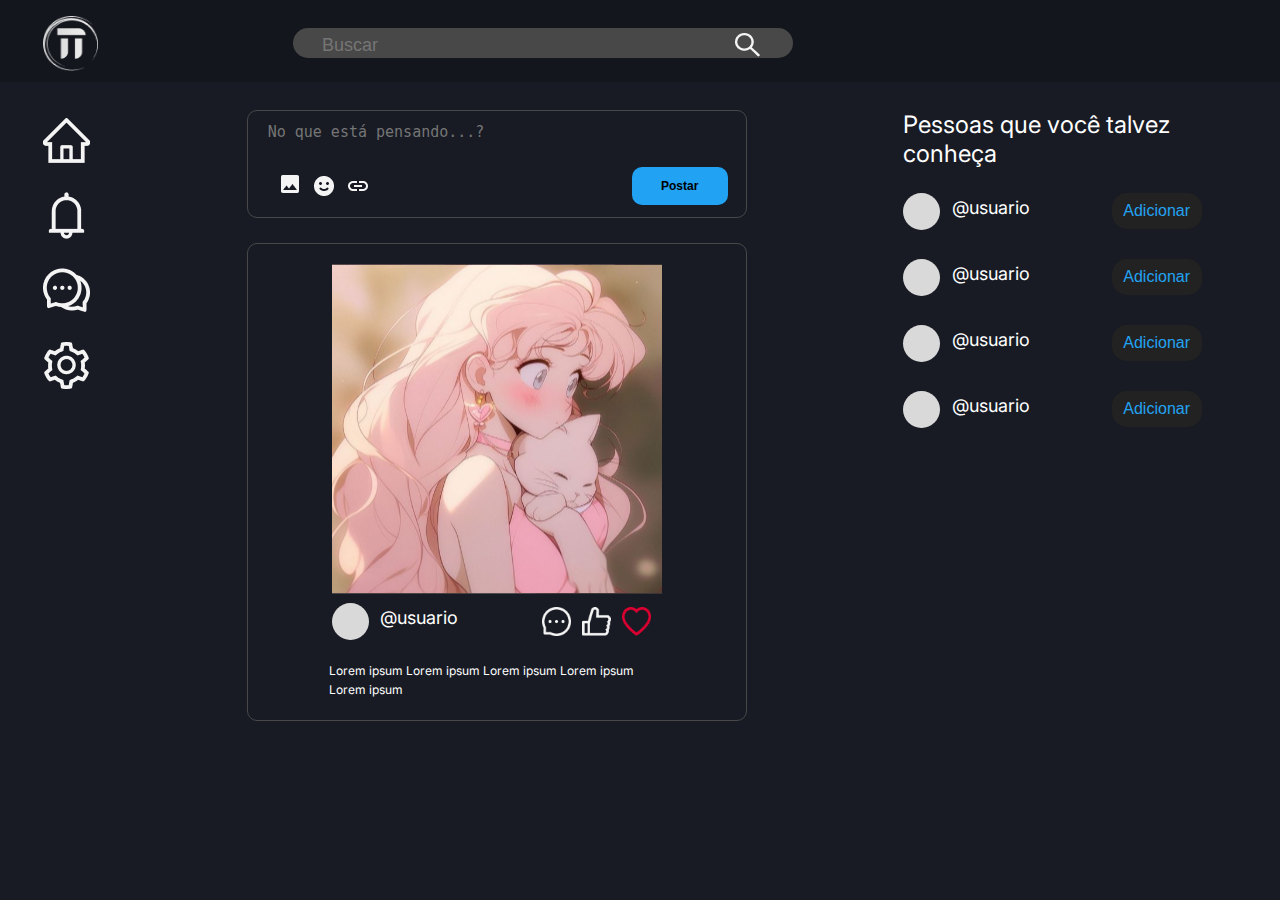
<file: pages/index.html>
<!DOCTYPE html>
<html lang="pt">
<head>
    <meta charset="UTF-8">
    <meta name="viewport" content="width=device-width, initial-scale=1.0">
    <title>TTwitter | Home</title>
    <link rel="stylesheet" href="../assets/css/padrao.css">
    <link rel="stylesheet" href="../assets/css/style.css">
</head>
<body>
    <header id="cabecalho">
        <span id="cabecalho-span"><img src="../assets/img/logo_pequeno.png" alt="Logotipo TTwitter" id="cabecalho-logo"></span>
        <div id="barra-pesquisa">
            <input type="text" placeholder="Buscar" id="barra-pesquisa-input">
            <button id="barra-pesquisa-botao"><img src="../assets/img/pesquisa.png" alt="Imagem da lupa de pesquisa"></button>
        </div>
    </header>
    <main id="conteudo-principal">
        <nav id="menu-lateral">
            <a href="./index.html" class="menu-lateral-link"><img src="../assets/img/home.png" alt="Home" class="menu-lateral-img"></a>
            <a href="#" class="menu-lateral-link"><img src="../assets/img/notificacao.png" alt="Notificações" class="menu-lateral-img"></a>
            <a href="#" class="menu-lateral-link"><img src="../assets/img/comentario2.png" alt="Comentários" class="menu-lateral-img"></a>
            <a href="#" class="menu-lateral-link"><img src="../assets/img/configuracao.png" alt="Configuração" class="menu-lateral-img"></a>
        </nav>
        <section id="container-postagem">
            <div id="escrever-post">
                <div id="escrever-post-textarea">
                    <textarea name="post-usuario" id="textarea-post-usuario" placeholder="No que está pensando...?"></textarea>
                </div>
                <div id="escrever-post-imgs-botao">
                    <div id="escrever-post-imgs">
                        <div>
                            <label for="arquivo" id="escrever-post-label"><img src="../assets/img/foto.png" alt=""></label>
                            <input type="file" name="arquivo" id="arquivo" accept="image/gif, image/png, image/jpg, image/jpeg">
                        </div>
                        <img src="../assets/img/emoji.png" alt="">
                        <img src="../assets/img/link.png" alt="">
                    </div>
                    <input type="submit" value="Postar" id="botao-postar">
                </div>
            </div>
            <div id="posts">
                <img src="../assets/img/pessoa.svg" alt="" id="posts-img-usuario">
                <div id="posts-container-informacoes">
                    <div id="posts-informacoes-usuario">
                        <div class="menu-pessoas-img-perfil"></div>
                        <a href="#" class="menu-pessoas-usuario">@usuario</a>
                    </div>
                    <div id="posts-informacoes-post">
                        <img src="../assets/img/comentario1.png" alt="" class="posts-informacoes-post-img">
                        <img src="../assets/img/joinha.png" alt="" class="posts-informacoes-post-img">
                        <img src="../assets/img/coracao.png" alt="" class="posts-informacoes-post-img">
                    </div>
                </div>
                <div id="div-comentario-posts">
                    <p id="comentario-posts">Lorem ipsum Lorem ipsum Lorem ipsum Lorem ipsum Lorem ipsum</p>
                </div>
            </div>
        </section>
        <div id="menu-pessoas">
            <p id="menu-pessoas-titulo">Pessoas que você talvez conheça</p>
            <div class="menu-pessoas-items">
                <div class="menu-pessoas-img-perfil"></div>
                <a href="#" class="menu-pessoas-usuario">@usuario</a>
                <button class="menu-pessoas-botao-adicionar">Adicionar</button>
            </div>
            <div class="menu-pessoas-items">
                <div class="menu-pessoas-img-perfil"></div>
                <a href="#" class="menu-pessoas-usuario">@usuario</a>
                <button class="menu-pessoas-botao-adicionar">Adicionar</button>
            </div>
            <div class="menu-pessoas-items">
                <div class="menu-pessoas-img-perfil"></div>
                <a href="#" class="menu-pessoas-usuario">@usuario</a>
                <button class="menu-pessoas-botao-adicionar">Adicionar</button>
            </div>
            <div class="menu-pessoas-items">
                <div class="menu-pessoas-img-perfil"></div>
                <a href="#" class="menu-pessoas-usuario">@usuario</a>
                <button class="menu-pessoas-botao-adicionar">Adicionar</button>
            </div>
        </div>
    </main>
</body>
<script src="../assets/js/script.js"></script>
</html>
</file>
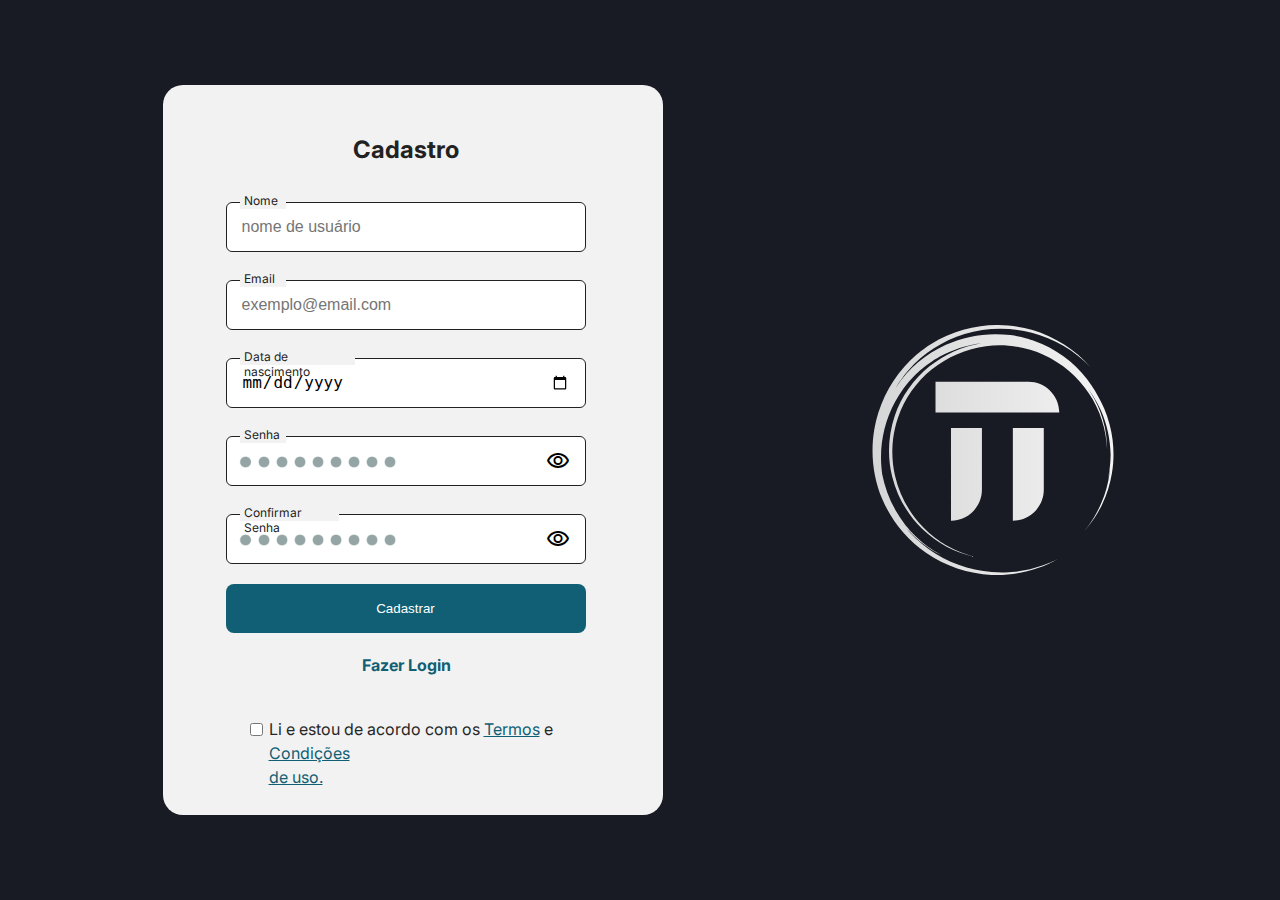
<file: pages/cadastro.html>
<!DOCTYPE html>
<html lang="pt">
<head>
    <meta charset="UTF-8">
    <meta name="viewport" content="width=device-width, initial-scale=1.0">
    <title>TTwitter | Cadastro</title>
    <link rel="stylesheet" href="../assets/css/padrao.css">
    <link rel="stylesheet" href="../assets/css/cadastro.css">
    <link rel="stylesheet" href="https://fonts.googleapis.com/css2?family=Material+Symbols+Outlined:opsz,wght,FILL,GRAD@20..48,100..700,0..1,-50..200" />
</head>
<body>
    <main>
        <section id="login">
            <div id="formulario">
                <h1 id="formulario-titulo">Cadastro</h1>
                <form action="" autocomplete="on">
                    <div class="formulario-campo">
                        <label for="usuario-nome" class="label-input">Nome</label>
                        <input type="text" name="nome" id="usuario-nome" class="campo-input" placeholder="nome de usuário" autocomplete="name" required>
                    </div>
                    <div class="formulario-campo">
                        <label for="usuario-email" class="label-input">Email</label>
                        <input type="email" name="email" id="usuario-email" class="campo-input" placeholder="exemplo@email.com" autocomplete="email" required>
                    </div>
                    <div class="formulario-campo">
                        <label for="usuario-data-nascimento" class=" label-input-nascimento">Data de nascimento</label>
                        <input type="date" name="data-nascimento" id="usuario-data-nascimento" class="campo-input" placeholder="XX/XX/XXXX" required>
                    </div>
                    <div class="formulario-campo">
                        <label for="senha" class="label-input">Senha</label>
                            <input type="password" name="senha" id="senha" class="campo-input" placeholder="" autocomplete="current-password" required> 
                            <span class="material-symbols-outlined">visibility</span>
                         <div id="container-circle">
                             <img src="../assets/img/circle.png" alt="circled" class="icon-senha1"/>
                             <img src="../assets/img/circle.png" alt="circled" class="icon-senha2"/>
                             <img src="../assets/img/circle.png" alt="circled" class="icon-senha3"/>
                             <img src="../assets/img/circle.png" alt="circled" class="icon-senha4"/>
                             <img src="../assets/img/circle.png" alt="circled" class="icon-senha5"/>
                             <img src="../assets/img/circle.png" alt="circled" class="icon-senha6"/>
                             <img src="../assets/img/circle.png" alt="circled" class="icon-senha7"/>
                             <img src="../assets/img/circle.png" alt="circled" class="icon-senha8"/>
                             <img src="../assets/img/circle.png" alt="circled" class="icon-senha9"/>
                         </div>
                    </div>
                    <div class="formulario-campo">
                        <label for="confirmar-senha" class="label-input-confirmar"> Confirmar Senha</label>
                            <input type="password" name="confirmar-senha" id="confirmar-senha" class="campo-input" placeholder="" autocomplete="current-password" required> 
                            <span class="material-symbols-outlined">visibility</span>
                         <div id="container-circle">
                             <img src="../assets/img/circle.png" alt="circled" class="icon-senha1"/>
                             <img src="../assets/img/circle.png" alt="circled" class="icon-senha2"/>
                             <img src="../assets/img/circle.png" alt="circled" class="icon-senha3"/>
                             <img src="../assets/img/circle.png" alt="circled" class="icon-senha4"/>
                             <img src="../assets/img/circle.png" alt="circled" class="icon-senha5"/>
                             <img src="../assets/img/circle.png" alt="circled" class="icon-senha6"/>
                             <img src="../assets/img/circle.png" alt="circled" class="icon-senha7"/>
                             <img src="../assets/img/circle.png" alt="circled" class="icon-senha8"/>
                             <img src="../assets/img/circle.png" alt="circled" class="icon-senha9"/>
                         </div>
                    </div>
                    <div>
                        <a href="../pages/index.html"><input type="submit" value="Cadastrar" id="botao-entrar"></a> 
                    </div>
                    <div id="formulario-registrar">
                        <a href="../pages/login.html" id="formulario-registrar-link">Fazer Login</a>
                    </div>
                    <div id="formulario-termos-condicoes">
                        <input type="checkbox" name="checkbox-termos-condicoes" id="checkbox-termos-condicoes">
                        <p id="termos-condicoes">Li e estou de acordo com os <a href="#" class="termos-condicoes-link">Termos</a> e <a href="#" class="termos-condicoes-link">Condições <br>de uso.</a></p>
                    </div>
                </form>
            </div>
            <div id="logo">
                <img src="../assets/img/logo_grande.svg" alt="Logotipo TTwitter" id="logo-ttwitter">
            </div>
        </section>
    </main>
</body>
<script src="../assets/js/script.js"></script>
</html>
    </main>
</body>
<script src="../assets/js/script.js"></script>
</html>
</file>
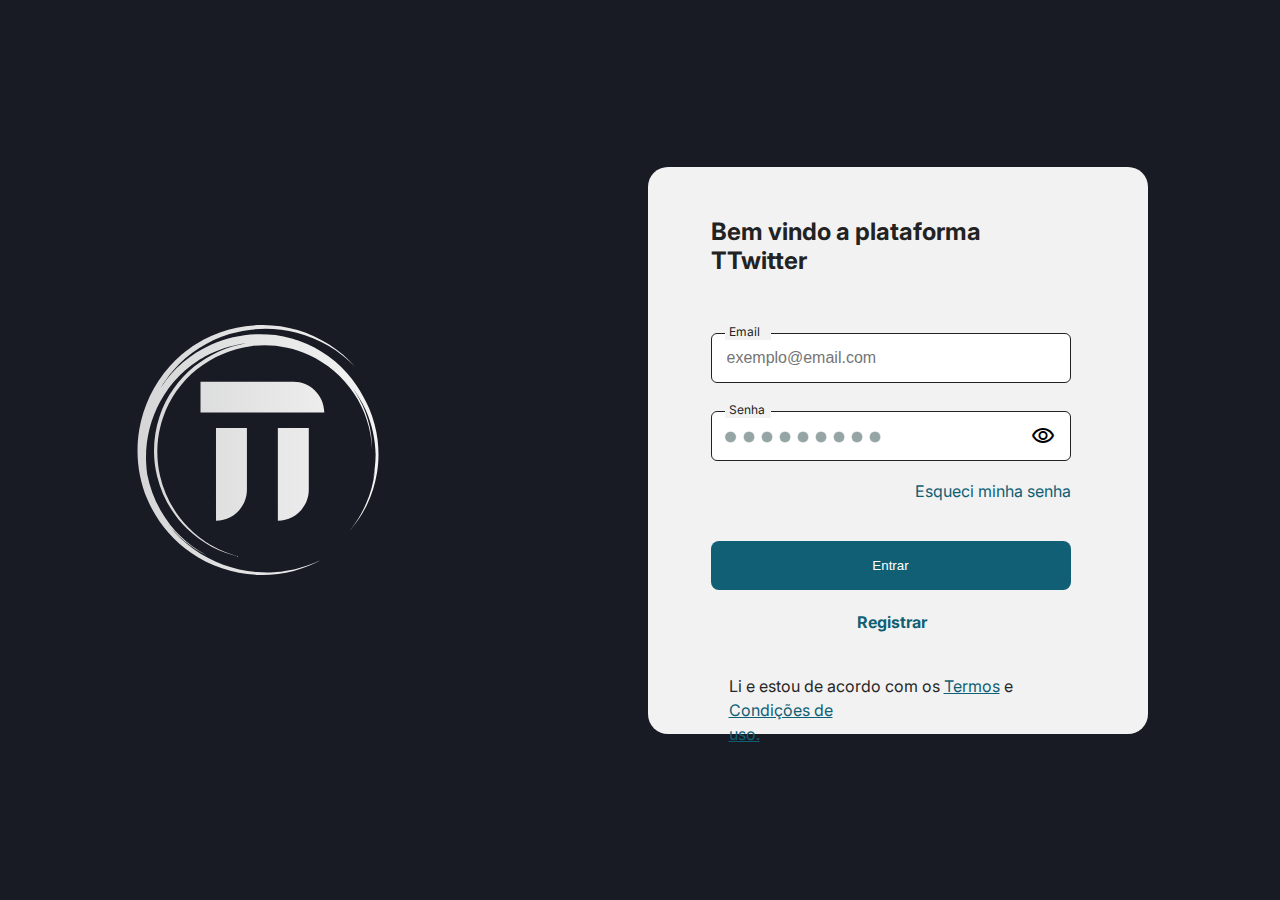
<file: pages/login.html>
<!DOCTYPE html>
<html lang="pt">
<head>
    <meta charset="UTF-8">
    <meta name="viewport" content="width=device-width, initial-scale=1.0">
    <title>TTwitter | Login</title>
    <link rel="stylesheet" href="../assets/css/padrao.css">
    <link rel="stylesheet" href="../assets/css/login.css">
    <link rel="stylesheet" href="https://fonts.googleapis.com/css2?family=Material+Symbols+Outlined:opsz,wght,FILL,GRAD@20..48,100..700,0..1,-50..200" />
</head>
<body>
    <main>
        <section id="login">
            <div id="logo">
                <img src="../assets/img/logo_grande.svg" alt="Logotipo TTwitter" id="logo-ttwitter">
            </div>
            <div id="formulario">
                <h1 id="formulario-titulo">Bem vindo a plataforma TTwitter</h1>
                <form action="" autocomplete="on">
                    <div class="formulario-campo">
                        <label for="usuario-email" class="label-input">Email</label>
                        <input type="email" name="email" id="usuario-email" class="campo-input" placeholder="exemplo@email.com" autocomplete="email" required>
                    </div>
                    <div class="formulario-campo">
                        <label for="senha" class="label-input">Senha</label>
                            <input type="password" name="senha" id="senha" class="campo-input" placeholder="" autocomplete="current-password" required> 
                            <span class="material-symbols-outlined">visibility</span>
                         <div id="container-circle">
                             <img src="../assets/img/circle.png" alt="circled" class="icon-senha1"/>
                             <img src="../assets/img/circle.png" alt="circled" class="icon-senha2"/>
                             <img src="../assets/img/circle.png" alt="circled" class="icon-senha3"/>
                             <img src="../assets/img/circle.png" alt="circled" class="icon-senha4"/>
                             <img src="../assets/img/circle.png" alt="circled" class="icon-senha5"/>
                             <img src="../assets/img/circle.png" alt="circled" class="icon-senha6"/>
                             <img src="../assets/img/circle.png" alt="circled" class="icon-senha7"/>
                             <img src="../assets/img/circle.png" alt="circled" class="icon-senha8"/>
                             <img src="../assets/img/circle.png" alt="circled" class="icon-senha9"/>
                         </div>
                    </div>
                    <a href="#" id="esqueci-senha">Esqueci minha senha</a>
                    <div>
                        <a href="../pages/index.html"><input type="submit" value="Entrar" id="botao-entrar"></a> 
                    </div>
                    <div id="formulario-registrar">
                        <a href="../pages/cadastro.html" id="formulario-registrar-link">Registrar</a>
                    </div>
                    <div id="formulario-termos-condicoes">
                        <p id="termos-condicoes">Li e estou de acordo com os <a href="#" class="termos-condicoes-link">Termos</a> e <a href="#" class="termos-condicoes-link">Condições de<br> uso.</a></p>
                    </div>
                </form>
            </div>
        </section>
    </main>
</body>
<script src="../assets/js/script.js"></script>
</html>
</file>
<file: assets/css/padrao.css>
@import url('https://fonts.googleapis.com/css2?family=Inter:wght@100..900&display=swap');

:root {
    --corMirage: #181b24;
    --corCinder: #14161d;
    --corBlack: #000000;
    --corConcrete: #f2f2f2;
    --corWhite: #ffffff;
    --corMineShaft: #222222;
    --corMineShaft2: #272727;
    --corAbbey: #46494c;
    --corAbbey2: #46494c80;
    --corTundora: #484848;
    --corAlto: #d9d9d9;
    --corChathamsBlue: #105f74;
    --corDodgerBlue: #22a2f2;
    --fonte: "Roboto", sans-serif;
    
}

* {
    padding: 0;
    margin: 0;
    box-sizing: border-box;
}

body {
    background-color: var(--corMirage);
    font-family: 'Inter', Verdana, sans-serif;
}
</file>
<file: assets/css/style.css>
#cabecalho {
    background-color: var(--corCinder);
    width: 100%;
    height: 82px;
    display: flex;
}

#cabecalho-span {
    width: 90px;
    height: 620.35px;
    margin: 16px 0 0 43px;
}

#cabecalho-logo {
    width: 55px;
    height: 55px;
}

#barra-pesquisa {
    width: 500px;
    height: 30px;
    background-color: var(--corTundora);
    margin-left: 160px;
    margin-top: 28px;

    border-radius: 25px;
    display: inline-flex;
}

#barra-pesquisa-input {
    width: 625px;
    height: 35px;
    background-color: transparent;
    font-size: 18px;
    outline: none;
    border: none;
    margin-left: 28.92px;
    cursor: default;
}

#barra-pesquisa-botao {
    background-color: transparent;
    border: none;
    width: 150px;
    height: 36px;
    cursor: pointer;
}

#conteudo-principal {
    display: grid;
    grid-template-columns: auto auto auto;
    
}

#menu-lateral {
    display: flex;
    flex-direction: column;
    margin: 35px 0px 0px 43px;
}

.menu-lateral-link {
    margin-bottom: 24px; 
}

.menu-lateral-img {
    width: 47px;
    height: 47px;
}

#container-postagem {
    margin: 28px 0px 0px 90px;
}

#escrever-post {
    width: 500px;
    height: 108px;
    border: 1px solid var(--corTundora);
    border-radius: 10px;
    padding: 10px 20px;
}

#textarea-post-usuario {
    width: 460px;
    height: 44px;
    background-color: transparent; 
    color: var(--corWhite);
    font-size: 15px;
    line-height: 18.15px;
    margin-top: 2px;
    border: none;
    outline: none;
    resize: none;
    overflow: auto;
    cursor: default;
}

#escrever-post-imgs-botao {
    width: 460px;
    height: 30px;
    display: flex;
    flex-direction: row;
    justify-content: space-between;
    align-items: center;
}

#escrever-post-imgs {
    cursor: pointer;
    width: 100px;
    display: flex;
    flex-direction: row;
    padding: 0px 10px;
    gap: 10px;
    align-items: center;
}

#escrever-post-label {
    width: 24px;
    height: 24px;
    cursor: pointer;
}

#arquivo {
    display: none;
    width: 24px;
    height: 24px;
}

#botao-postar {
    width: 96px;
    height: 38px;
    border: none;
    border-radius: 10px;
    background-color: var(--corDodgerBlue);
    color: var(--corBlack);
    font-size: 12px;
    font-weight: 600;
    line-height: 14.52px;
    cursor: pointer;
}


#posts {
    width: 500px;
    height: 478px;
    border: 1px solid var(--corTundora);
    border-radius: 10px;
    padding: 20px; 
    margin: 25px 0px 2px 0px; 
    display: flex;
    flex-direction: column;
    align-items: center;
}

#posts-img-usuario {
    width: 330px;
    height: 330px;
    margin-bottom: 7px;
}

#posts-container-informacoes {
    width: 330px;
    height: 40px;
    display: flex;
    flex-direction: row;
    justify-content: space-between;
    margin-bottom: 20px;
    align-items: center;
}

#posts-informacoes-usuario {
    width: 184px;
    height: 50px;
    display: grid;
    grid-template-columns: auto auto;
    gap: 8px;
    align-items: center;
}

#posts-informacoes-post {
    width: 120px;
    height: 40px;
    display: grid;
    grid-template-columns: auto auto auto;
    gap: 1px;
    align-items: center;
    cursor: pointer;
}

.posts-informacoes-post-img {
    width: 29px;
    height: 29px;
}

#div-comentario-posts {
    width: 413px;
    word-wrap: break-word;
}

#comentario-posts {
    width: 330px;
    height: 39px;
    margin-left: 39px;
    color: var(--corWhite);
    font-size: 12px;
    line-height: 19px;
    font-weight: 400;
}

#menu-pessoas {
    width: 310px;
    height: 370px;
    margin: 28px 0px 0px 90px;
}

#menu-pessoas-titulo {
    width: 311px;
    height: 60px;
    color: var(--corWhite);
    font-size: 24px;
    line-height: 29.05px;
    font-weight: 400;
    margin-bottom: 16px;
}

.menu-pessoas-items {
    width: 307px;
    height: 50px;
    display: grid;
    align-items: center;
    grid-template-columns: auto auto auto;
    margin-bottom: 16px;
}


.menu-pessoas-img-perfil {
    width: 37px;
    height: 37px;
    border-radius: 50%;
    background-color: var(--corAlto);
}

.menu-pessoas-usuario {
    text-decoration: none;
    color: var(--corWhite);
    width: 126px;
    height: 30px;
    margin: 0px 25px 0px 3px;
    font-size: 18px;
    line-height: 24.2px;
    font-weight: 400;
}

.menu-pessoas-botao-adicionar {
    width: 90px;
    height: 35.56px;
    background-color: var(--corMineShaft);
    color: var(--corDodgerBlue);
    border: none;
    border-radius: 15px;
    padding: 3.56px 9px;
    font-size: 16px;
    line-height: 19.36px;
    font-weight: 400;
    cursor: pointer;
}

/* Responsividade*/
@media screen and (max-width: 768px) {
    #menu-lateral {
        display: flex;
        flex-direction: row;
        width: 100vw;
        position: fixed;
        bottom: 0%;
        justify-content: space-evenly;
        background-color: var(--corCinder);
    }

    #cabecalho {
        max-width: 768px;
        padding: 20px;
        display: flex;
        flex-direction: row;
        justify-content: space-evenly;
        align-items: center;
    }

    #barra-pesquisa {
        width: 668px;
    }

    #menu-pessoas-titulo {
        display: flex;
        justify-content: flex-start;
    }

    #menu-pessoas {
        margin: 15px;
        display: flex;
        flex-direction: row;
        align-items: center;
    }

    .menu-pessoas-items {
        display: flex;
        flex-direction: column;
        align-items: center;
    }

    .menu-pessoas-botao-adicionar {
        display: none;
    }

    #container-postagem {
        display: flex;
        align-items: center;
    }
}
</file>
<file: assets/css/cadastro.css>
#login {
    display: flex;
    flex-direction: row;
    justify-content: space-around;
    display: flex;
    align-items: center;
}

#logo {
    height: 100vh;
    display: flex;
    align-items: center;
}

#logo-ttwitter {
    width: 250px;
    height: 250px;
    margin-left: -120px;
}

#formulario {
    width: 500px;
    height: 730px;
    background-color: var(--corConcrete);
    border-radius: 20px;
    padding: 50px 77px;
    margin: 50px 0px; 
}

#formulario-titulo {
    color: var(--corMineShaft);
    font-size: 24px;
    line-height: 29.05px;
    font-weight: 700;
    margin-bottom: 30px;
    margin-left: -14px;
    text-align: center;
}

.formulario-campo {
    margin-bottom: 20px;
}

.label-input {
    background-color: var(--corConcrete);
    position: absolute;
    width: 46.43px;
    height: 15px;
    color: var(--corMineShaft);
    font-size: 12px;
    font-weight: 400;
    line-height: 14.52px;
    padding: 0px 4px;
    z-index: 10;
}

.label-input-confirmar, .label-input-nascimento {
    background-color: var(--corConcrete);
    position: absolute;
    height: 15px;
    color: var(--corMineShaft);
    font-size: 12px;
    font-weight: 400;
    line-height: 14.52px;
    padding: 0px 4px;
    z-index: 10;
}

.label-input-confirmar {
    width: 99px;
}

.label-input-nascimento {
    width: 115px;
}

.material-symbols-outlined {
    position: absolute;
    z-index: 11;
    cursor: pointer;
    margin: 21px 0px 0px -40px;
}

.campo-input {
    width: 360px;
    height: 50px;
    border: 1px solid var(--corMineShaft);
    border-radius: 6px;
    padding: 13px 15px;
    margin-top: 8px;
    margin-left: -14px;
    line-height: 24px;
    font-size: 16px;
    outline: none;
    position: relative;
    z-index: 4;
    cursor: pointer;
}

.campo-input:focus {
    color: var(--corAbbey2);
    z-index: 8;
 
}

#senha:focus {
    font-size: 40px;
}

#container-circle {
    z-index: 6;
    display: grid;
}

.icon-senha1, .icon-senha2, .icon-senha3, .icon-senha4, .icon-senha5, .icon-senha6, .icon-senha7, .icon-senha8, .icon-senha9 {
    position: absolute;
    width: 12px;
    height: 12px;
    z-index: 7;
}

.icon-senha1 {
    transform: translate(-4%, -250%);
}

.icon-senha2 {
    transform: translate(150%, -250%); 
}

.icon-senha3 {
    transform: translate(300%, -250%); 
}

.icon-senha4 {
    transform: translate(450%, -250%); 
}

.icon-senha5 {
    transform: translate(600%, -250%); 
}

.icon-senha6 {
    transform: translate(750%, -250%); 
}

.icon-senha7 {
    transform: translate(900%, -250%); 
}

.icon-senha8 {
    transform: translate(1050%, -250%); 
}

.icon-senha9 {
    transform: translate(1200%, -250%); 
}

#esqueci-senha {
    text-decoration: none;
    color: var(--corChathamsBlue);
    font-size: 16px;
    font-weight: 400;
    float: right;
    margin-bottom: 40px;
}

input[type="submit"] {
    width: 360px;
    height: 49px;
    background-color: var(--corChathamsBlue);
    color: var(--corWhite);
    border: none;
    padding: 15px  20px;
    border-radius: 8px;
    margin-bottom: 20px;
    margin-left: -14px;
    cursor: pointer;
}

#formulario-registrar {
    width: 360px;
    height: 24px;
    text-align: center;
    margin: 0px 0px 40px -13px;
}

#formulario-registrar-link {
    text-decoration: none;
    color:  var(--corChathamsBlue);
    font-size: 16px;
    font-weight: 700;
    line-height: 24px;
}

#formulario-termos-condicoes {
    width: 447px;
    height: 48px;
    padding: 0px 10px;
    display: flex;
    flex-direction: row;
    align-items: center;
}

#termos-condicoes {
    width: 360px;
    height: 48px;
    color: var(--corMineShaft2);
    font-size: 16px;
    line-height: 24px;
    font-weight: 400;
    margin-left: -14px;
    padding: 0px 8px;
}

#checkbox-termos-condicoes {
    z-index: 8;
    margin-right: 12px;
    margin-top: -23px;
}

.termos-condicoes-link {
    color: var(--corChathamsBlue);
    
}

/* Responsividade*/
@media screen and (max-width: 768px) {
    #login {
        display: flex;
        flex-direction: column-reverse;
        align-items: center;
        margin-top: -150px;
        margin-bottom: 20px;
    }

    #logo {
        margin-left: 72px;
    }

    #formulario {
        margin-top: -200px;
    }
}
</file>
<file: assets/css/login.css>
#login {
    display: flex;
    flex-direction: row;
    justify-content: space-around;
    display: flex;
    align-items: center;
}

#logo {
    height: 100vh;
    display: flex;
    align-items: center;
}

#logo-ttwitter {
    width: 250px;
    height: 250px;
}

#formulario {
    width: 500px;
    height: 567px;
    background-color: var(--corConcrete);
    border-radius: 20px;
    padding: 50px 77px;
}

#formulario-titulo {
    color: var(--corMineShaft);
    font-size: 24px;
    line-height: 29.05px;
    font-weight: 700;
    margin-bottom: 50px;
    margin-left: -14px;
}

.formulario-campo {
    margin-bottom: 20px;
}

.label-input {
    background-color: var(--corConcrete);
    position: absolute;
    width: 46.43px;
    height: 15px;
    color: var(--corMineShaft);
    font-size: 12px;
    font-weight: 400;
    line-height: 14.52px;
    padding: 0px 4px;
    z-index: 10;
}

.material-symbols-outlined {
    position: absolute;
    z-index: 11;
    cursor: pointer;
    margin: 21px 0px 0px -40px;
}

.campo-input {
    width: 360px;
    height: 50px;
    border: 1px solid var(--corMineShaft);
    border-radius: 6px;
    padding: 13px 15px;
    margin-top: 8px;
    margin-left: -14px;
    line-height: 24px;
    font-size: 16px;
    outline: none;
    position: relative;
    z-index: 4;
    cursor: pointer;
}

.campo-input:focus {
    color: var(--corAbbey2);
    z-index: 8;
}

#senha:focus {
    font-size: 40px;
}

#container-circle {
    z-index: 6;
    display: grid;
}

.icon-senha1, .icon-senha2, .icon-senha3, .icon-senha4, .icon-senha5, .icon-senha6, .icon-senha7, .icon-senha8, .icon-senha9 {
    position: absolute;
    width: 12px;
    height: 12px;
    z-index: 7;
}

.icon-senha1 {
    transform: translate(-4%, -250%);
}

.icon-senha2 {
    transform: translate(150%, -250%); 
}

.icon-senha3 {
    transform: translate(300%, -250%); 
}

.icon-senha4 {
    transform: translate(450%, -250%); 
}

.icon-senha5 {
    transform: translate(600%, -250%); 
}

.icon-senha6 {
    transform: translate(750%, -250%); 
}

.icon-senha7 {
    transform: translate(900%, -250%); 
}

.icon-senha8 {
    transform: translate(1050%, -250%); 
}

.icon-senha9 {
    transform: translate(1200%, -250%); 
}

#esqueci-senha {
    text-decoration: none;
    color: var(--corChathamsBlue);
    font-size: 16px;
    font-weight: 400;
    float: right;
    margin-bottom: 40px;
}

input[type="submit"] {
    width: 360px;
    height: 49px;
    background-color: var(--corChathamsBlue);
    color: var(--corWhite);
    border: none;
    padding: 15px  20px;
    border-radius: 8px;
    margin-bottom: 20px;
    margin-left: -14px;
    cursor: pointer;
}

#formulario-registrar {
    width: 360px;
    height: 24px;
    text-align: center;
    margin: 0px 0px 40px -13px;
}

#formulario-registrar-link {
    text-decoration: none;
    color:  var(--corChathamsBlue);
    font-size: 16px;
    font-weight: 700;
    line-height: 24px;
}

#formulario-termos-condicoes {
    width: 447px;
    height: 48px;
    padding: 0px 10px;
}

#termos-condicoes {
    width: 360px;
    height: 48px;
    color: var(--corMineShaft2);
    font-size: 16px;
    line-height: 24px;
    font-weight: 400;
    margin-left: -14px;
    padding: 0px 8px;
}

.termos-condicoes-link {
    color: var(--corChathamsBlue);
}

/* Responsividade*/
@media screen and (max-width: 768px) {
    #login {
        display: flex;
        flex-direction: column;
        align-items: center;
        margin-top: -150px;
        margin-bottom: 20px;
    }

    #logo {
        margin-bottom: 20px;
    }
}
</file>
